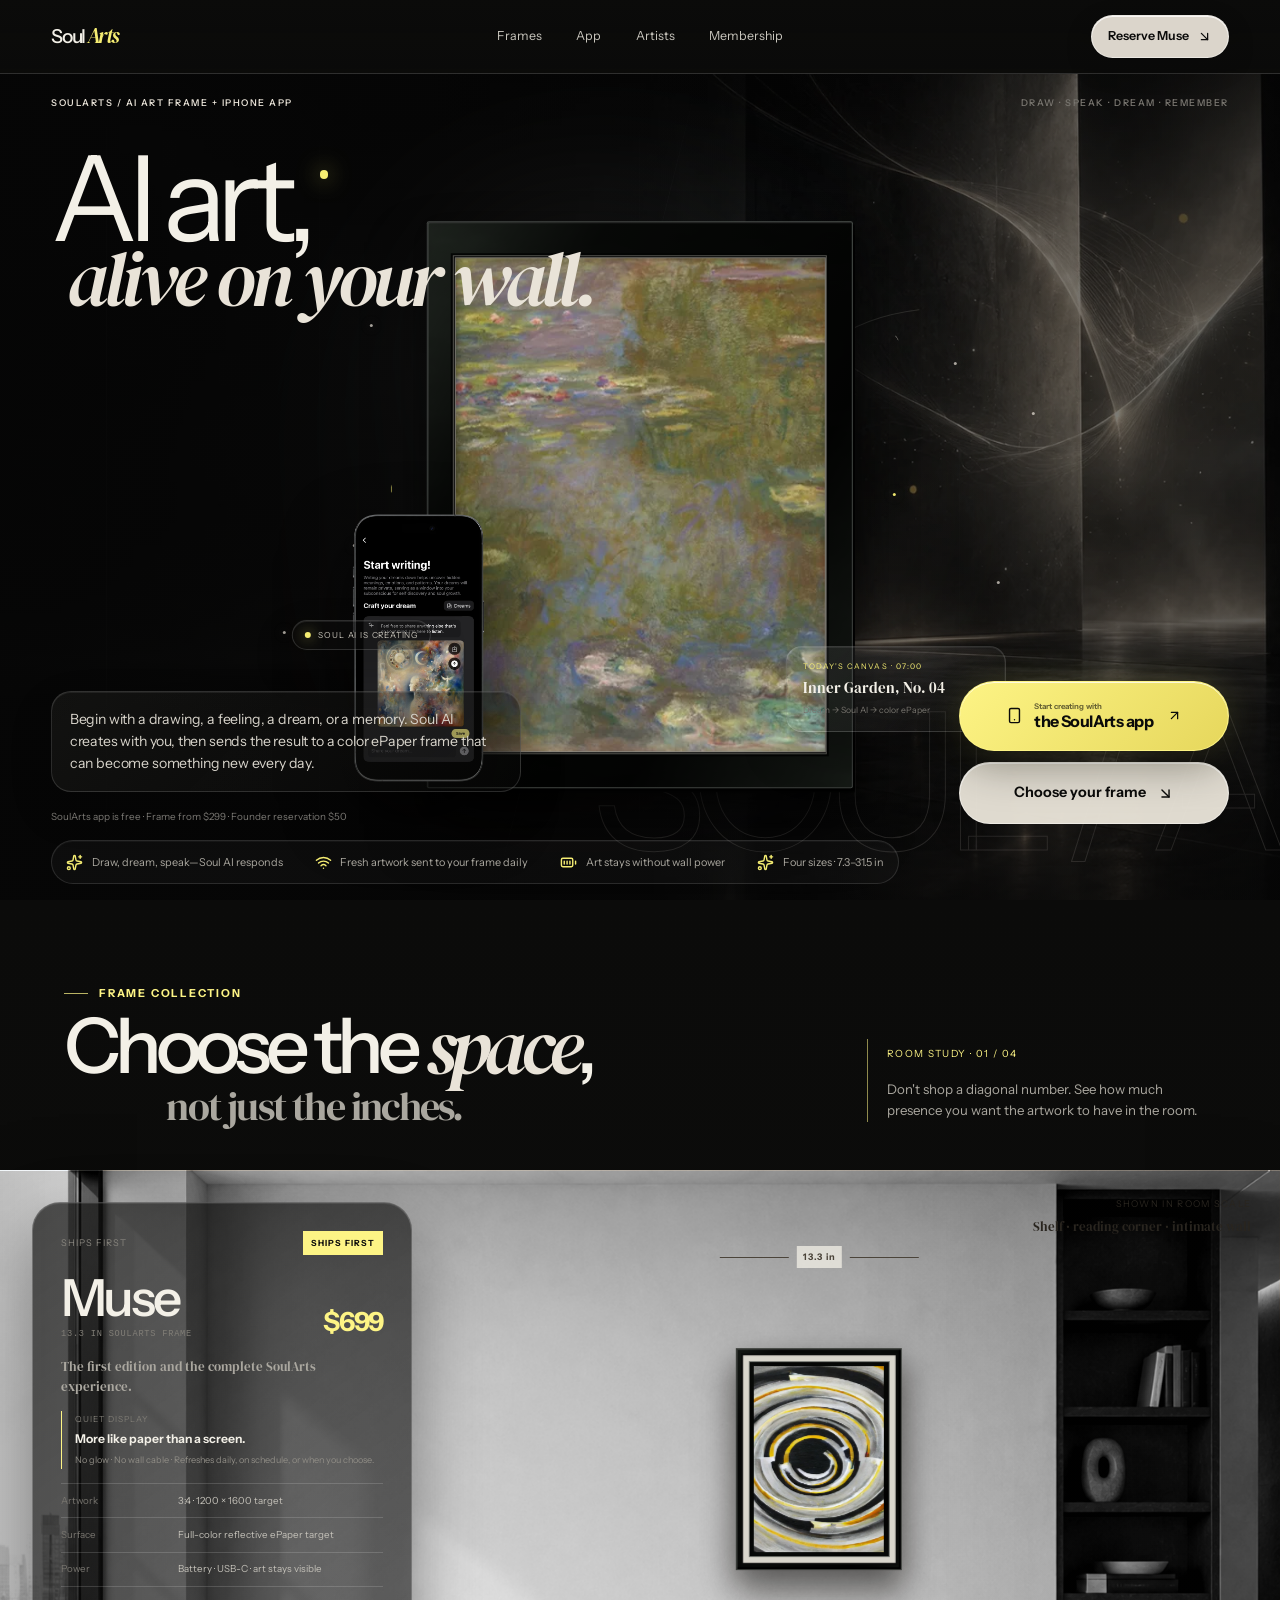
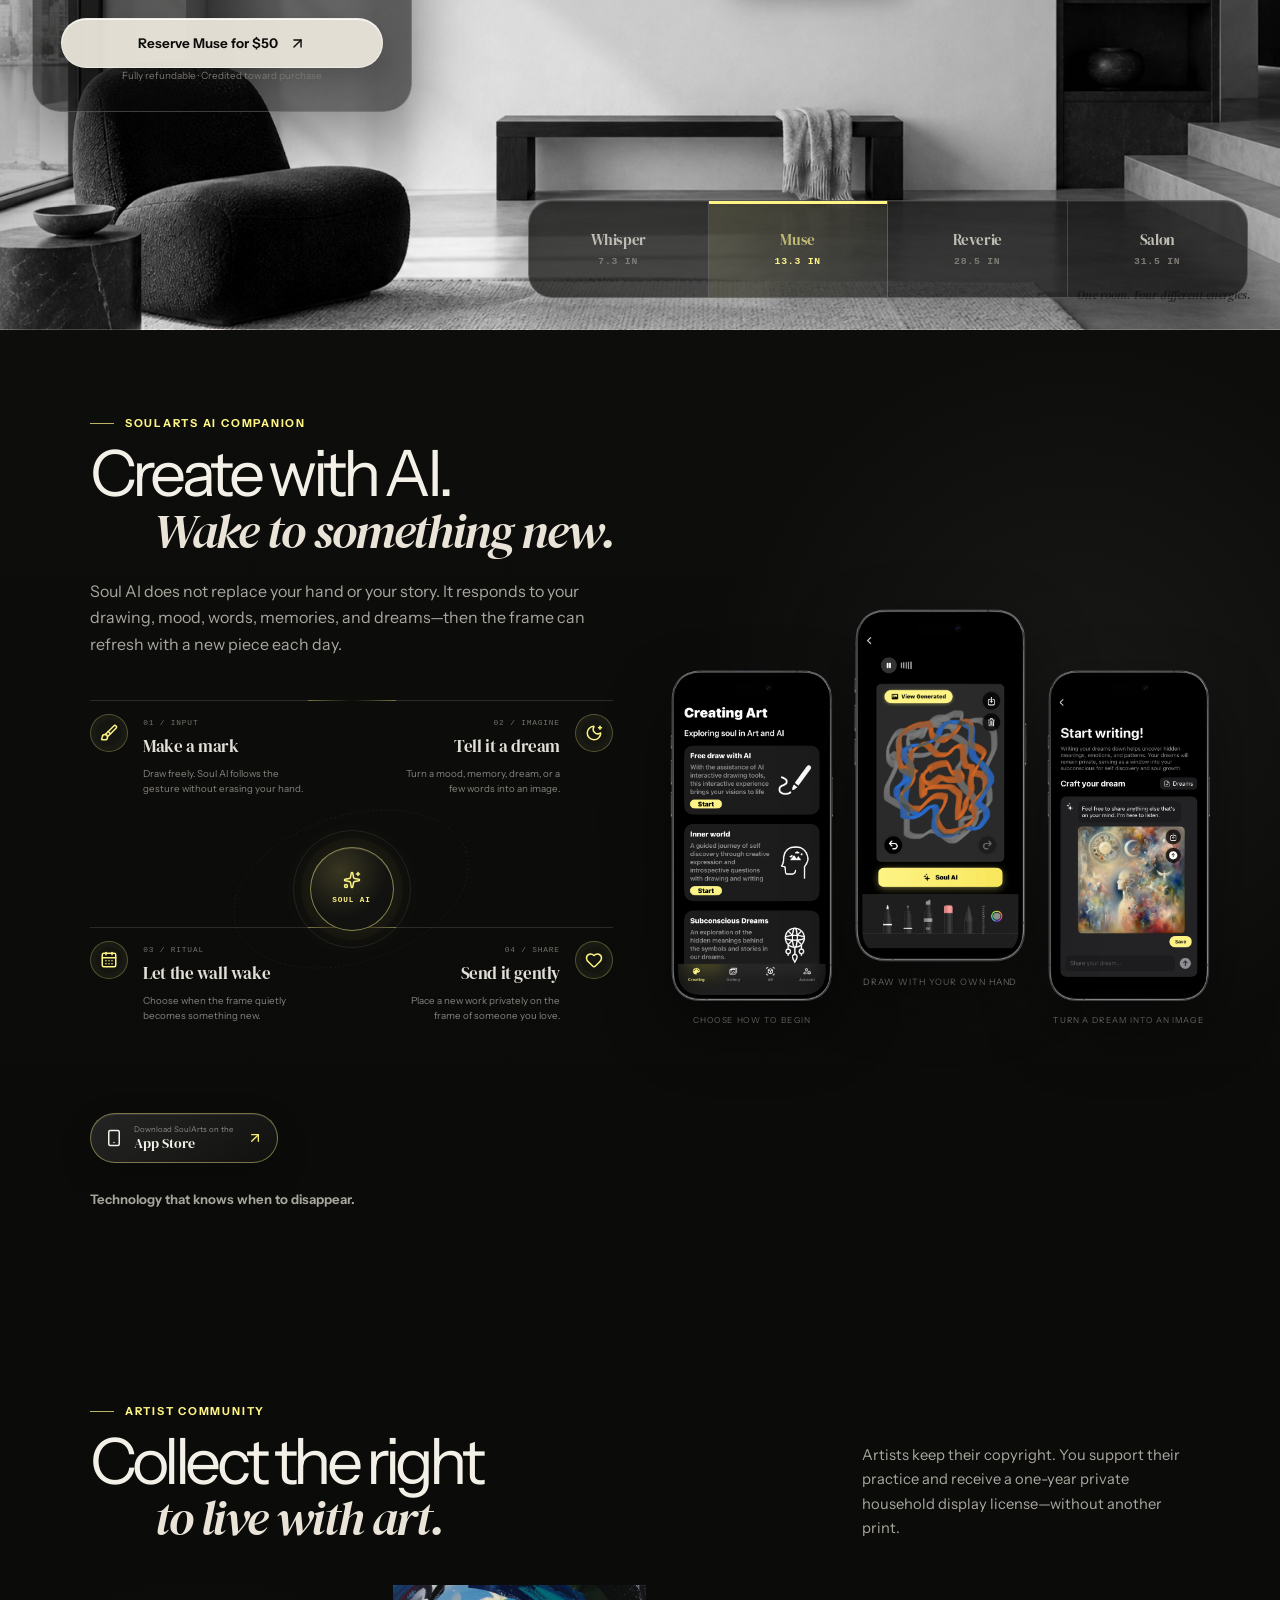
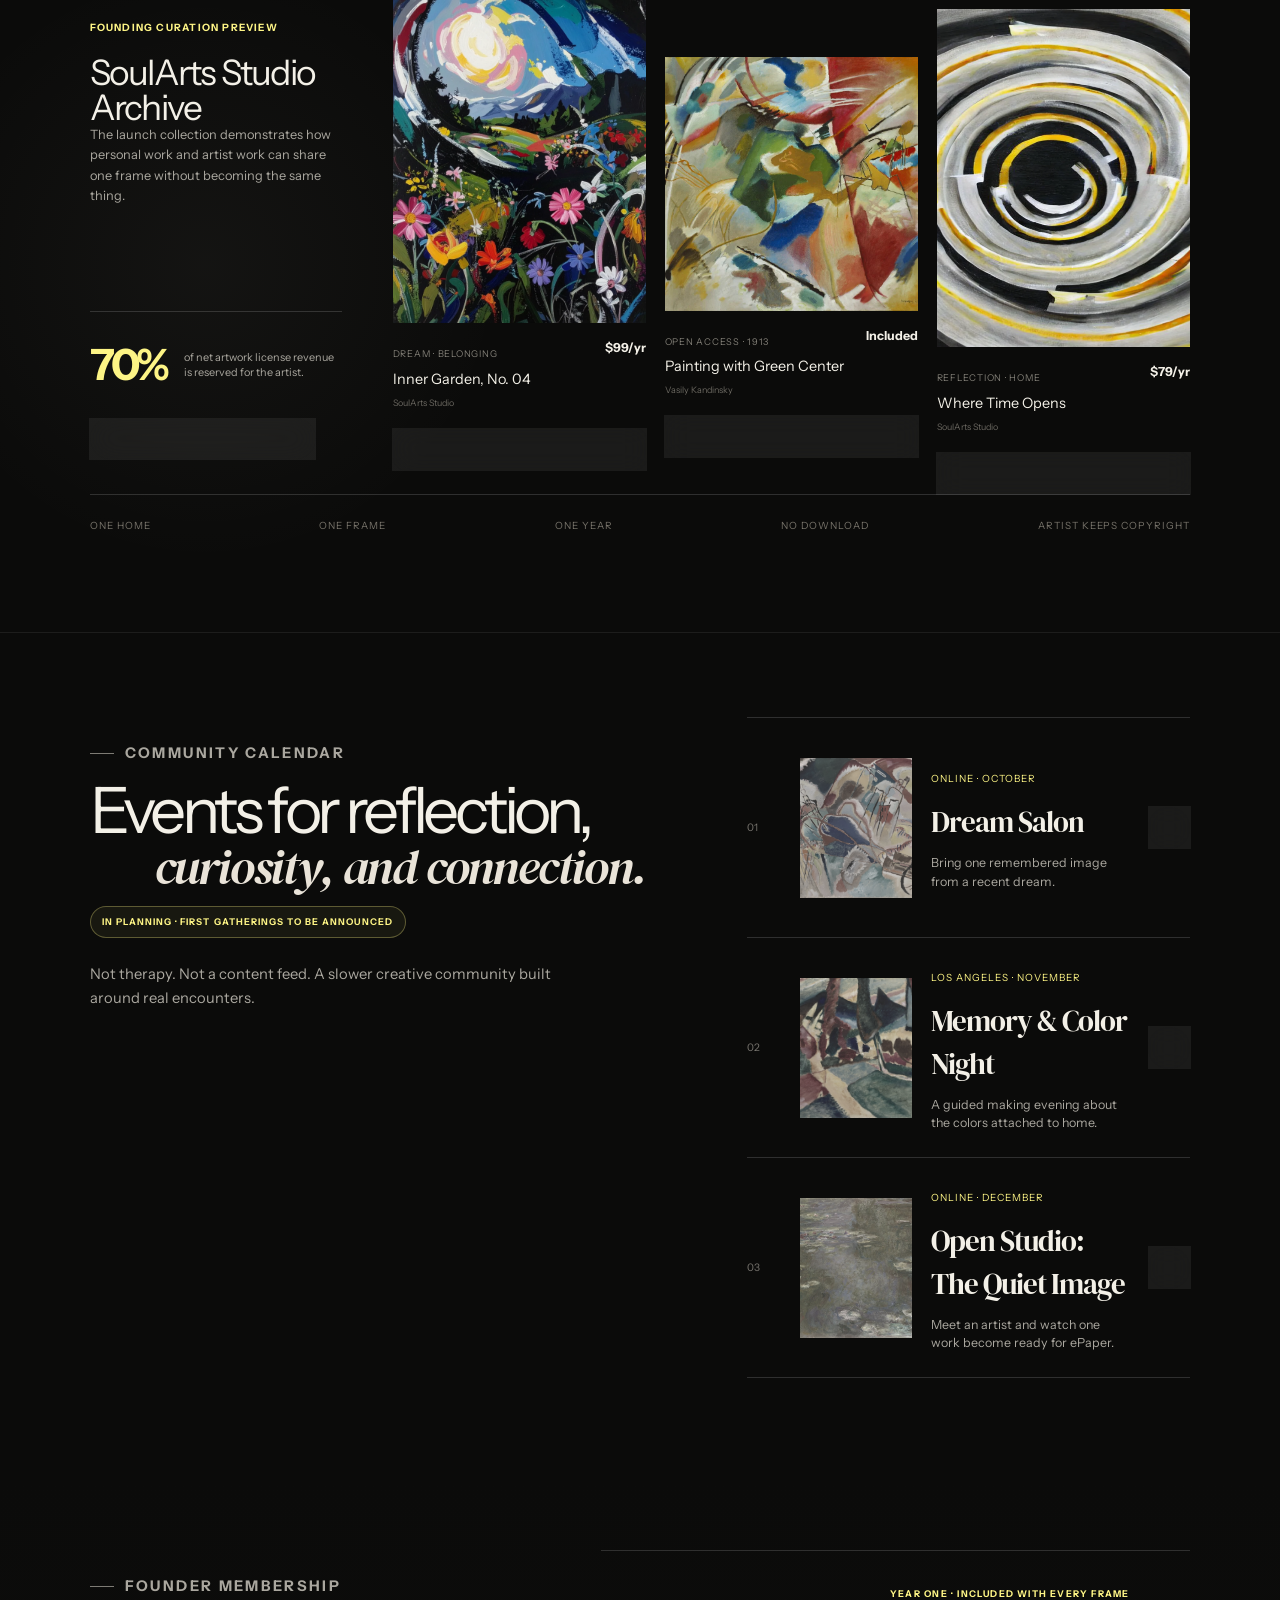
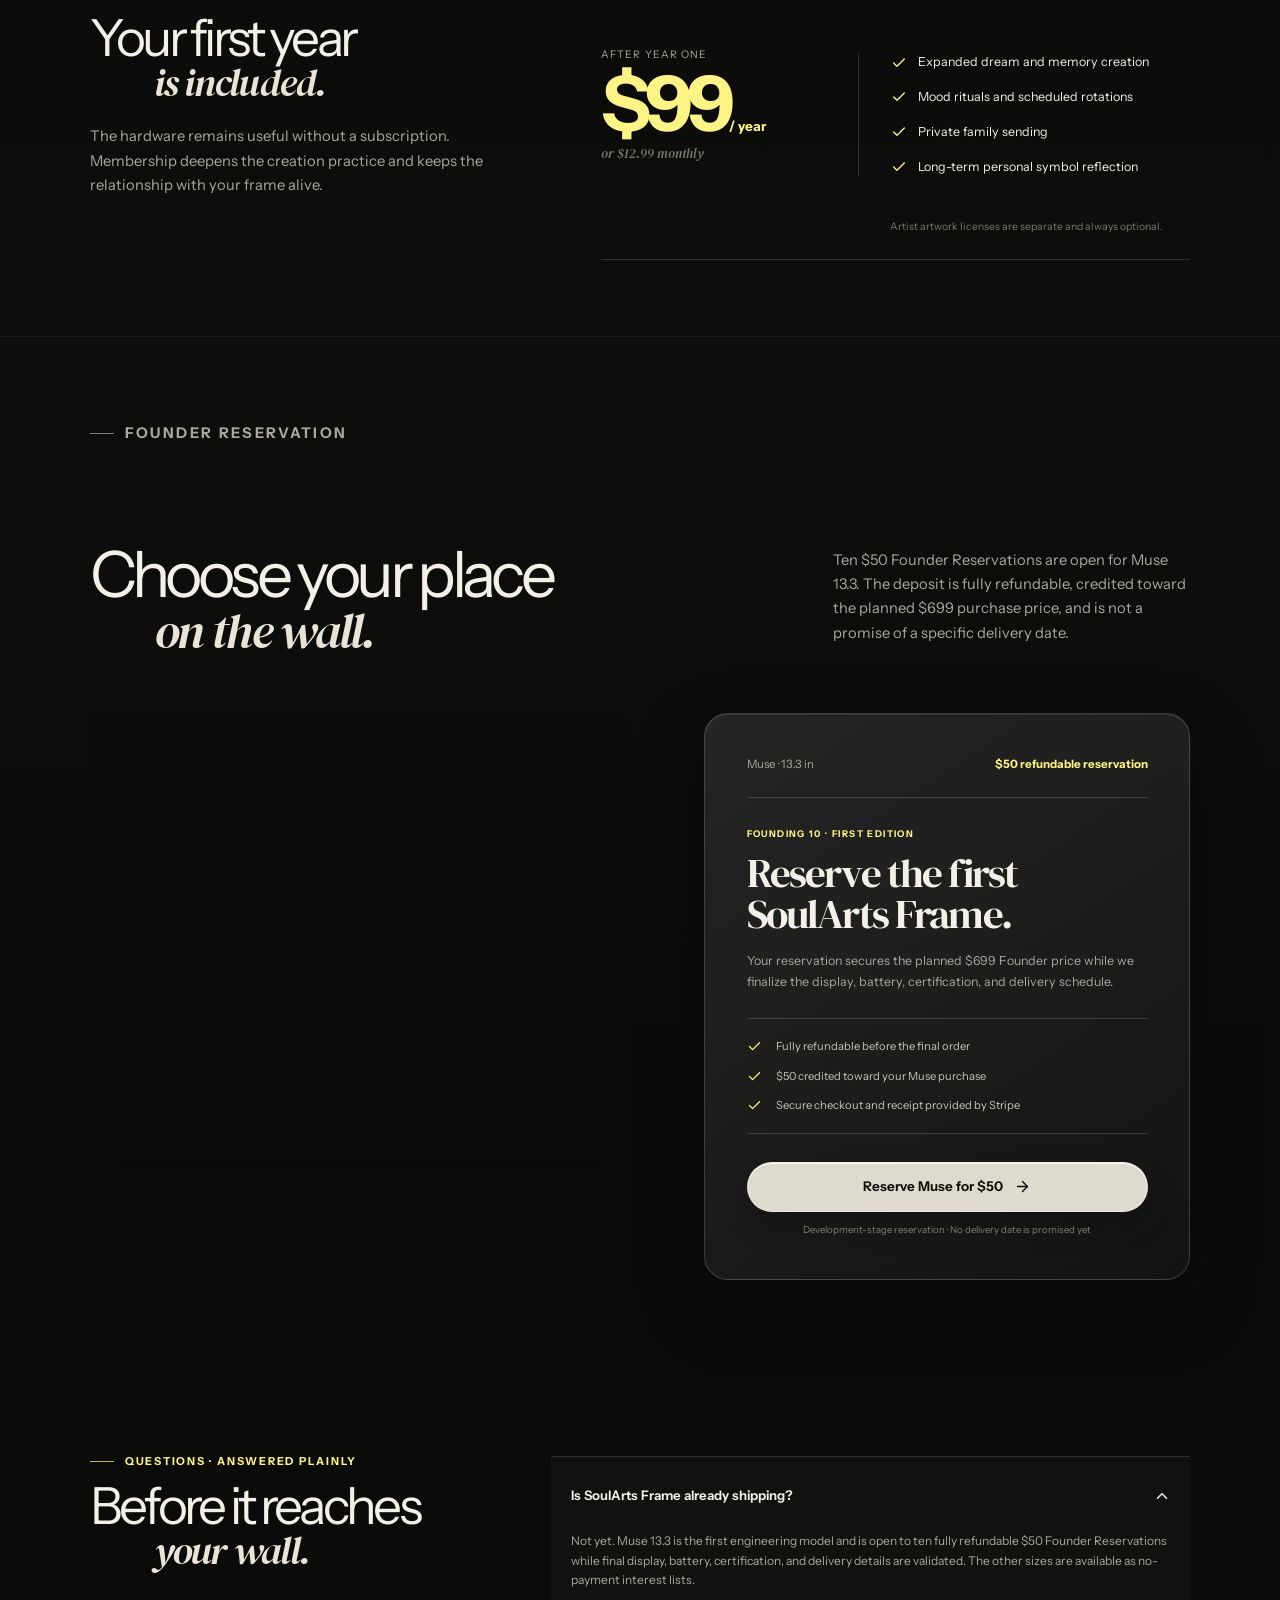
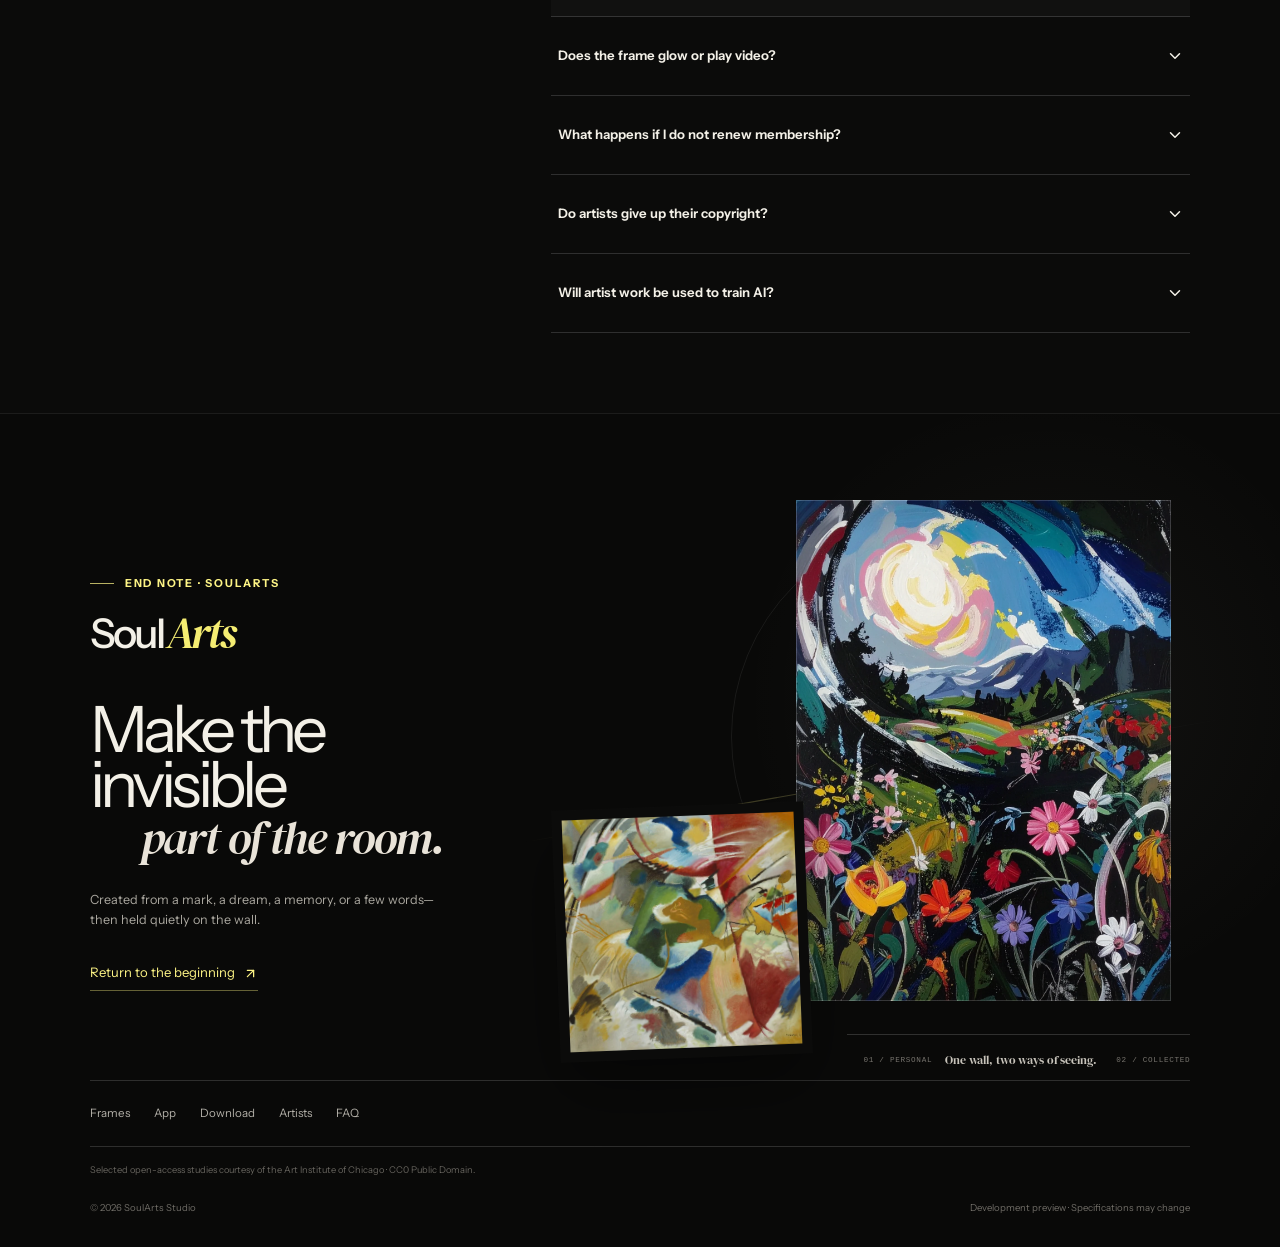
<file: index.html>
<!doctype html>
<html lang="en">
  <head>
    <meta charset="UTF-8" />
    <meta name="viewport" content="width=device-width, initial-scale=1.0" />
    <link rel="preload" as="image" href="./hero-digital-gallery-v2.webp" fetchpriority="high" />
    <link rel="preload" as="image" href="./room-study-modern-white-v3.webp" fetchpriority="high" />
    <link rel="preconnect" href="https://fonts.googleapis.com" />
    <link rel="preconnect" href="https://fonts.gstatic.com" crossorigin />
    <link
      href="https://fonts.googleapis.com/css2?family=DM+Serif+Display:ital@0;1&family=Instrument+Sans:wdth,wght@75..100,300..700&display=swap"
      rel="stylesheet"
    />
    <title>SoulArts AI Frame | New art from your day</title>
    <meta
      name="description"
      content="Create with Soul AI from drawings, feelings, memories, words, and dreams—then wake to new art on a calm color ePaper frame."
    />
    <link rel="canonical" href="https://soulart.site/" />
    <link rel="icon" type="image/svg+xml" href="./favicon.svg" />
    <meta property="og:type" content="website" />
    <meta property="og:url" content="https://soulart.site/" />
    <meta property="og:title" content="SoulArts AI Frame | New art from your day" />
    <meta
      property="og:description"
      content="An interactive AI art app and color ePaper frame that can change with you, every day."
    />
    <meta property="og:image" content="https://soulart.site/og.png" />
    <meta name="twitter:card" content="summary_large_image" />
    <meta name="twitter:title" content="SoulArts AI Frame | New art from your day" />
    <meta
      name="twitter:description"
      content="An interactive AI art app and color ePaper frame that can change with you, every day."
    />
    <meta name="twitter:image" content="https://soulart.site/og.png" />
    <script type="module" crossorigin src="./assets/index-vexAdwdw.js"></script>
    <link rel="stylesheet" crossorigin href="./assets/index-pUBdvc77.css">
  </head>
  <body>
    <div id="root"></div>
  </body>
</html>
</file>
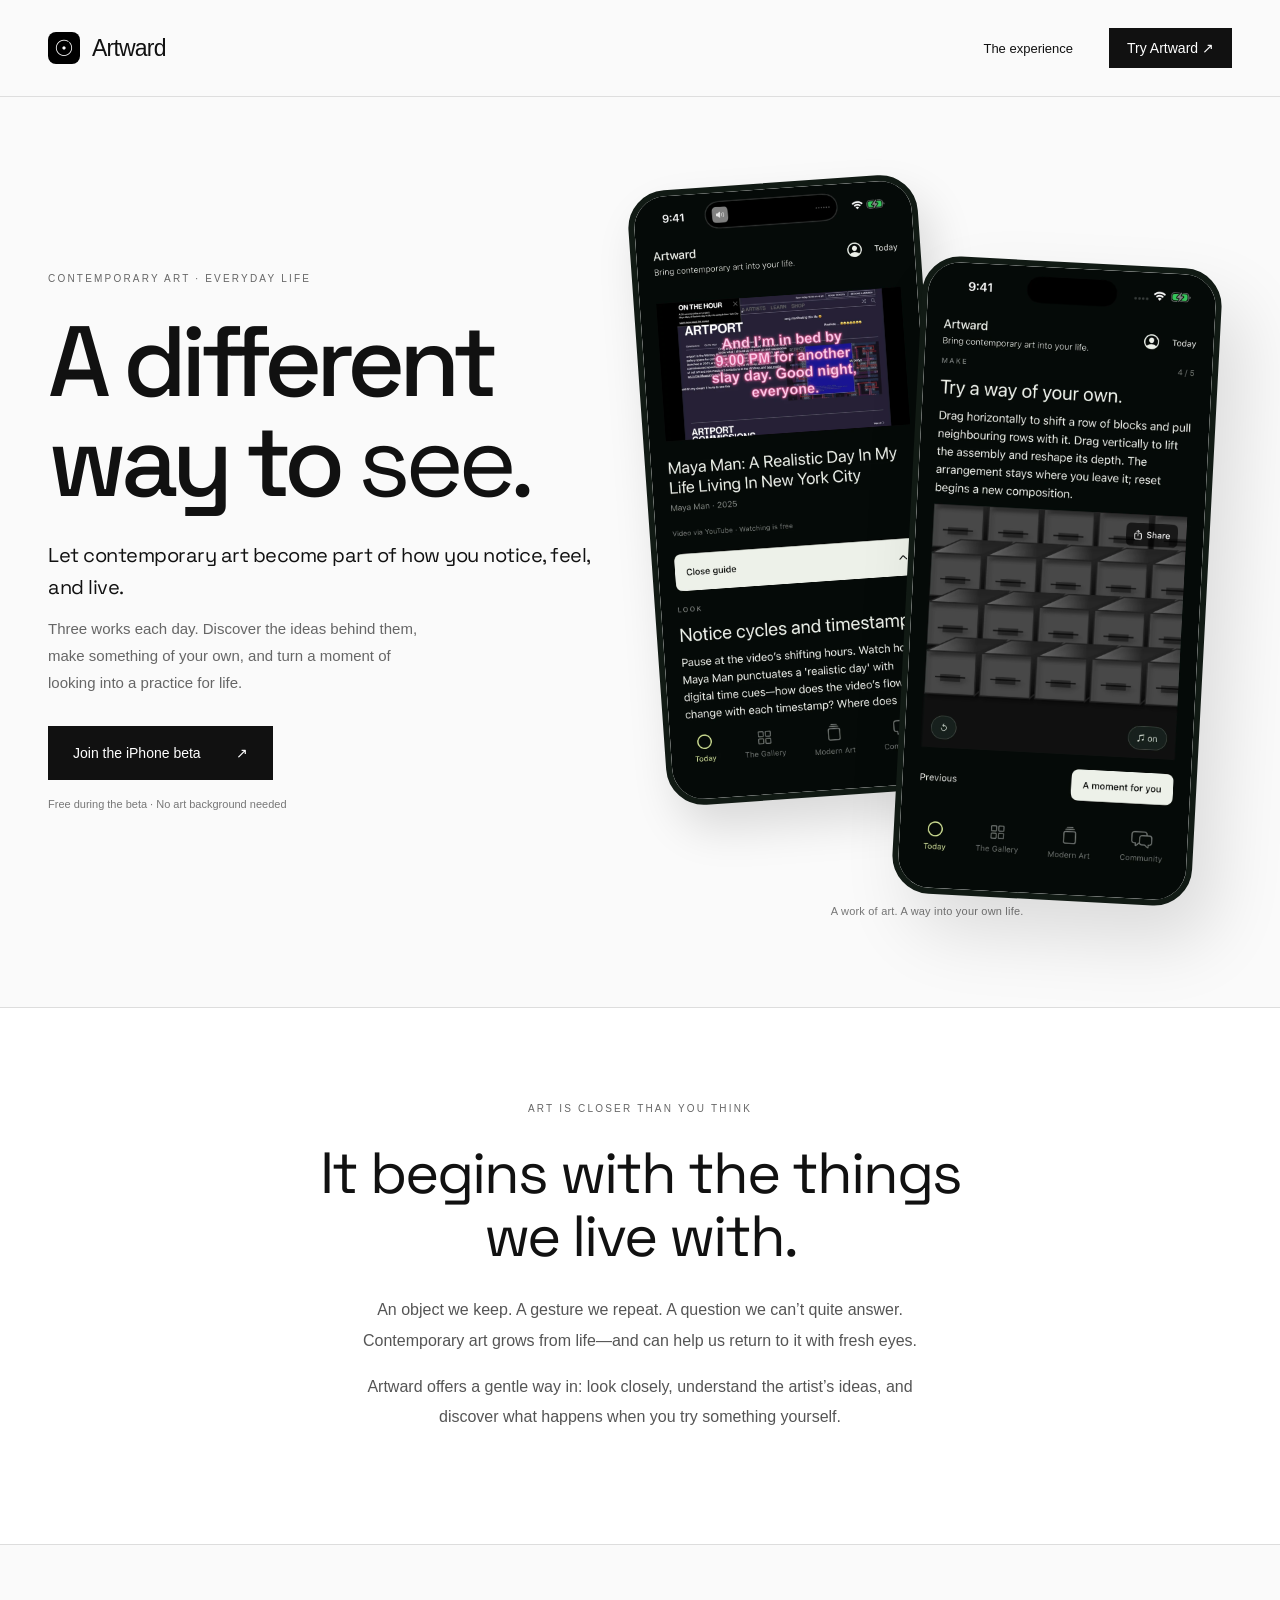
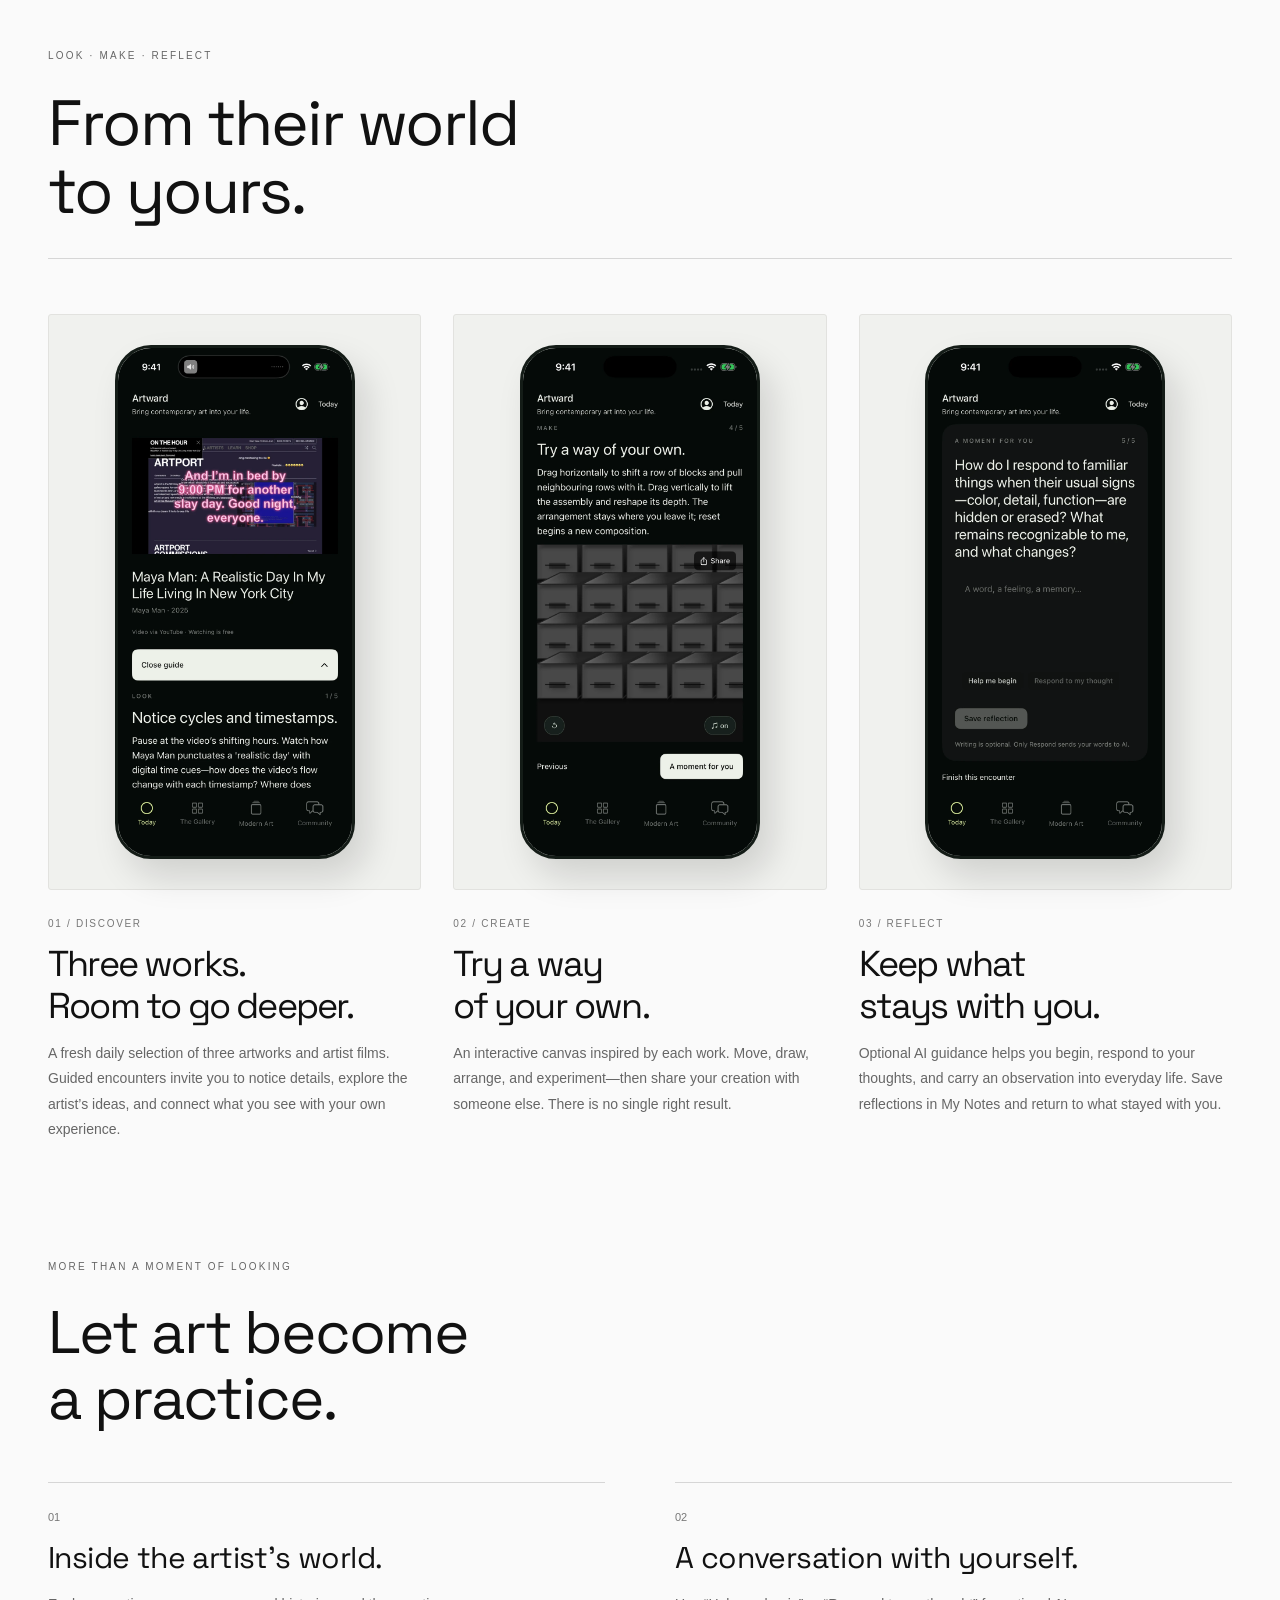
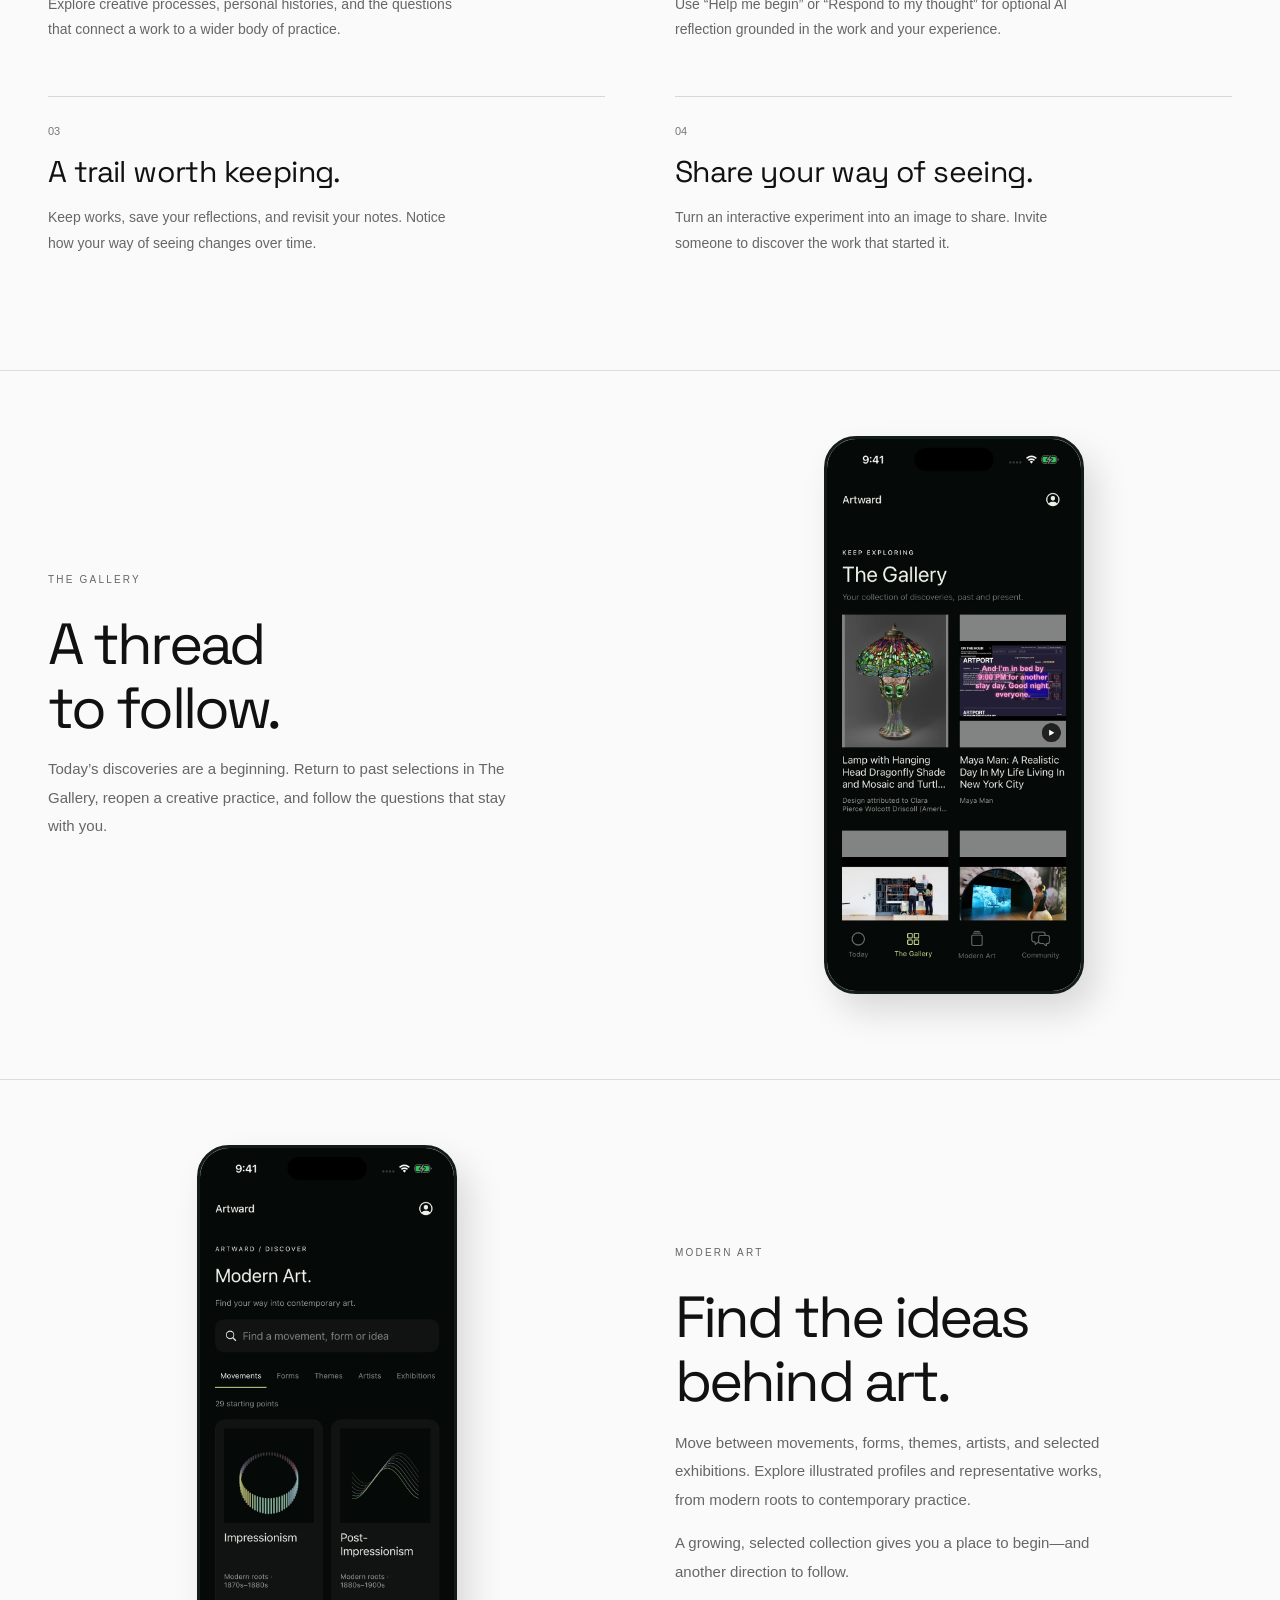
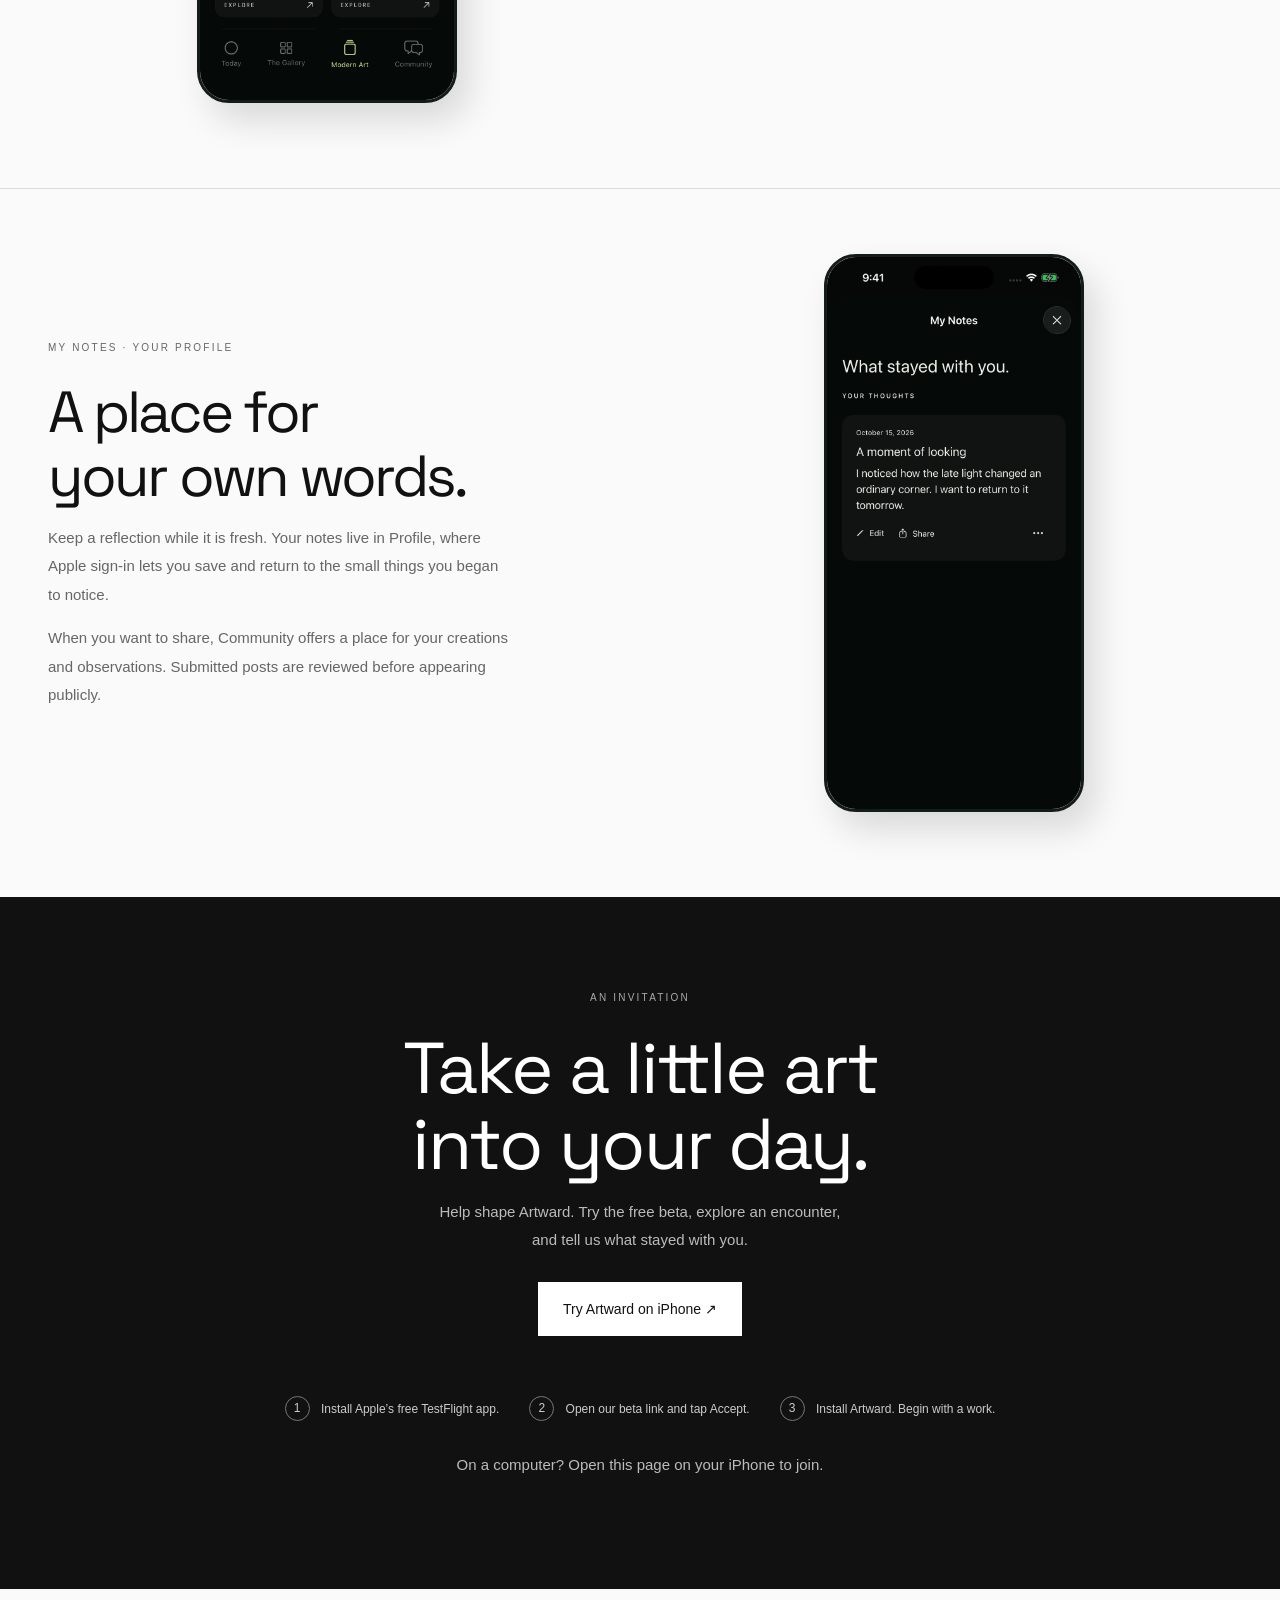
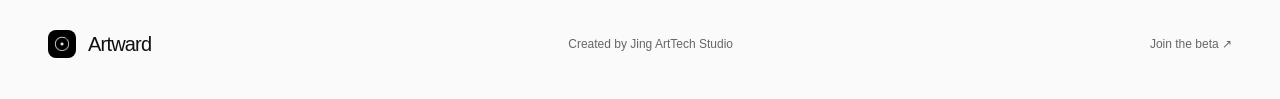
<file: artward/index.html>
<!doctype html><html lang="en"><head><meta charset="utf-8"><meta name="viewport" content="width=device-width,initial-scale=1"><title>Artward — Let contemporary art become part of how you notice, feel, and live.</title><meta name="description" content="Look closer. Try a creative response. Find a new perspective. Artward brings contemporary art into everyday life through guided, interactive experiences."><meta property="og:title" content="Artward — Let contemporary art become part of how you notice, feel, and live."><meta property="og:description" content="Let contemporary art become part of how you notice, feel, and live. Explore, create, and reflect. Join the iPhone beta."><meta property="og:image" content="https://soulart.site/artward/assets/nocturne-cover-pop.jpg"><link rel="canonical" href="https://soulart.site/artward/"><meta property="og:url" content="https://soulart.site/artward/"><meta name="theme-color" content="#fafafa"><link rel="icon" href="assets/logo.png"><link rel="stylesheet" href="styles.css?v=20261015scores2"></head><body><header><a class="brand" href="#"><img src="assets/logo.png" width="32" height="32" alt="">Artward</a><nav><a href="#experience">The experience</a><a class="button small" href="https://api.jingarttech.com/v1/art/install?lang=en">Try Artward ↗</a></nav></header><main><section class="hero"><div class="intro"><p class="eyebrow">CONTEMPORARY ART · EVERYDAY LIFE</p><h1>A different<br>way to <em>see.</em></h1><p class="lede">Let contemporary art become part of how you notice, feel, and live.</p><p class="sub">Three works each day. Discover the ideas behind them, make something of your own, and turn a moment of looking into a practice for life.</p><a class="button" href="https://api.jingarttech.com/v1/art/install?lang=en">Join the iPhone beta <span>↗</span></a><p class="footnote">Free during the beta · No art background needed</p></div><div class="hero-art"><div class="halo"></div><img class="restored-contours" src="assets/nocturne-scores.svg" alt="" aria-hidden="true"><figure class="phone companion"><img src="assets/maya-artwork.webp" alt="Maya Man’s moving-image work inside Artward" width="804" height="1748"></figure><figure class="phone"><img src="assets/black-chord-make.webp" alt="Artward interactive creative practice, shown in an iPhone mockup" width="804" height="1748"></figure><p class="caption">A work of art. A way into your own life.</p></div></section><section class="statement"><p class="eyebrow">ART IS CLOSER THAN YOU THINK</p><h2>It begins with the things<br>we live with.</h2><p>An object we keep. A gesture we repeat. A question we can’t quite answer. Contemporary art grows from life—and can help us return to it with fresh eyes.</p><p>Artward offers a gentle way in: look closely, understand the artist’s ideas, and discover what happens when you try something yourself.</p></section><section id="experience" class="experience"><div class="section-head"><p class="eyebrow">LOOK · MAKE · REFLECT</p><h2>From their world<br>to <em>yours.</em></h2></div><div class="cards"><article><figure class="screen"><img src="assets/maya-artwork.webp" alt="A guided encounter with Maya Man’s A Realistic Day In My Life Living In New York City" width="804" height="1748"></figure><p class="number">01 / DISCOVER</p><h3>Three works.<br>Room to go deeper.</h3><p>A fresh daily selection of three artworks and artist films. Guided encounters invite you to notice details, explore the artist’s ideas, and connect what you see with your own experience.</p></article><article><figure class="screen"><img src="assets/black-chord-make.webp" alt="A creative response to Black Chord: an interactive assembly of dark forms" width="804" height="1748"></figure><p class="number">02 / CREATE</p><h3>Try a way<br>of your own.</h3><p>An interactive canvas inspired by each work. Move, draw, arrange, and experiment—then share your creation with someone else. There is no single right result.</p></article><article><figure class="screen"><img src="assets/black-chord-reflect.webp" alt="An artwork-specific reflection for Black Chord, with optional AI help and Save Reflection" width="804" height="1748"></figure><p class="number">03 / REFLECT</p><h3>Keep what<br>stays with you.</h3><p>Optional AI guidance helps you begin, respond to your thoughts, and carry an observation into everyday life. Save reflections in My Notes and return to what stayed with you.</p></article></div></section><section class="features"><div class="section-head"><p class="eyebrow">MORE THAN A MOMENT OF LOOKING</p><h2>Let art become<br>a <em>practice.</em></h2></div><div class="feature-grid"><article><span>01</span><h3>Inside the artist’s world.</h3><p>Explore creative processes, personal histories, and the questions that connect a work to a wider body of practice.</p></article><article><span>02</span><h3>A conversation with yourself.</h3><p>Use “Help me begin” or “Respond to my thought” for optional AI reflection grounded in the work and your experience.</p></article><article><span>03</span><h3>A trail worth keeping.</h3><p>Keep works, save your reflections, and revisit your notes. Notice how your way of seeing changes over time.</p></article><article><span>04</span><h3>Share your way of seeing.</h3><p>Turn an interactive experiment into an image to share. Invite someone to discover the work that started it.</p></article></div></section><section class="next"><div><p class="eyebrow">THE GALLERY</p><h2>A thread<br>to <em>follow.</em></h2><p>Today’s discoveries are a beginning. Return to past selections in The Gallery, reopen a creative practice, and follow the questions that stay with you.</p></div><figure class="gallery-window"><img src="assets/gallery-nocturne.webp" width="804" height="1748" alt="The Gallery in Artward, with past and present artwork selections"></figure></section>
<section class="next reverse-next"><div><p class="eyebrow">MODERN ART</p><h2>Find the ideas<br><em>behind art.</em></h2><p>Move between movements, forms, themes, artists, and selected exhibitions. Explore illustrated profiles and representative works, from modern roots to contemporary practice.</p><p>A growing, selected collection gives you a place to begin—and another direction to follow.</p></div><figure class="gallery-window"><img src="assets/modern-art-nocturne.webp" width="804" height="1748" alt="Modern Art’s movements with original abstract category illustrations"></figure></section>
<section class="next"><div><p class="eyebrow">MY NOTES · YOUR PROFILE</p><h2>A place for<br><em>your own words.</em></h2><p>Keep a reflection while it is fresh. Your notes live in Profile, where Apple sign-in lets you save and return to the small things you began to notice.</p><p>When you want to share, Community offers a place for your creations and observations. Submitted posts are reviewed before appearing publicly.</p></div><figure class="gallery-window"><img src="assets/notes-nocturne.webp" width="804" height="1748" alt="Private My Notes screen with an illustrative local sample reflection"></figure></section><section class="join" id="join"><p class="eyebrow">AN INVITATION</p><h2>Take a little art<br>into your <em>day.</em></h2><p>Help shape Artward. Try the free beta, explore an encounter,<br class="desktop"> and tell us what stayed with you.</p><a class="button" href="https://api.jingarttech.com/v1/art/install?lang=en">Try Artward on iPhone ↗</a><div class="steps"><p><b>1</b> Install Apple’s free TestFlight app.</p><p><b>2</b> Open our beta link and tap Accept.</p><p><b>3</b> Install Artward. Begin with a work.</p></div><p class="footnote">On a computer? Open this page on your iPhone to join.</p></section></main><footer><a class="brand" href="#"><img src="assets/logo.png" width="28" height="28" alt="">Artward</a><p>Created by Jing ArtTech Studio</p><a href="https://api.jingarttech.com/v1/art/install?lang=en">Join the beta ↗</a></footer></body></html>
</file>
<file: artward/styles.css>
@font-face{font-family:ArtwardGrotesk;src:url('assets/fonts/space-grotesk-regular.ttf') format('truetype');font-style:normal;font-weight:400;font-display:swap}
@font-face{font-family:ArtwardGrotesk;src:url('assets/fonts/space-grotesk-medium.ttf') format('truetype');font-style:normal;font-weight:500;font-display:swap}
*{box-sizing:border-box}html{scroll-behavior:smooth;scroll-padding-top:100px}body{margin:0;background:#fafafa;color:#111111;font-family:-apple-system,BlinkMacSystemFont,'Helvetica Neue',Arial,sans-serif;-webkit-font-smoothing:antialiased}a{color:inherit;text-decoration:none}a:focus-visible{outline:3px solid #555555;outline-offset:6px}header{max-width:1280px;margin:auto;padding:28px 48px;display:flex;align-items:center;justify-content:space-between;border-bottom:1px solid #dedede}.brand{display:flex;align-items:center;gap:12px;font-size:23px;letter-spacing:-.6px;font-weight:500}.brand img{border-radius:50%}nav{display:flex;align-items:center;gap:36px;font-size:13px}.button{display:inline-flex;align-items:center;justify-content:space-between;gap:35px;background:#111111;color:#fff;padding:19px 25px;border-radius:0;font-size:14px;transition:background .2s,transform .2s}.button:hover{background:#333333;transform:translateY(-2px)}.small{padding:12px 18px;gap:16px}.hero{max-width:1280px;margin:auto;display:grid;grid-template-columns:1.05fr 1fr;padding:64px 48px 80px;align-items:center;min-height:790px}.eyebrow{font-size:10px;letter-spacing:2.2px;font-weight:500;margin:0 0 28px;color:#666666}h1,h2,h3{font-family:Georgia,'Times New Roman',serif;font-weight:400;letter-spacing:-3px;margin:0}h1{font-size:clamp(64px,7.8vw,108px);line-height:.98}em{font-weight:400;color:#111111}.lede{font-size:20px;line-height:1.6;margin:28px 0 12px}.sub{color:#666666;max-width:390px;line-height:1.8;font-size:15px;margin:0 0 30px}.footnote{font-size:11px;color:#777777;margin-top:18px}.hero-art{position:relative;display:flex;align-items:center;flex-direction:column}.halo{position:absolute;inset:12% -4% 0;border:1px solid #d8d8d8;border-radius:50%;background:transparent;transform:rotate(-15deg)}figure{margin:0}.phone{width:268px;position:relative;border:7px solid #111111;border-radius:40px;overflow:hidden;box-shadow:22px 35px 70px #00000020;transform:rotate(5deg);background:#ffffff}.phone img{display:block;width:100%;height:auto}.caption{margin-top:35px;font-size:11px;color:#777777;position:relative;letter-spacing:.2px}.statement{padding:95px 28px;text-align:center;background:#f0f0f0;border-top:1px solid #dddddd;border-bottom:1px solid #dddddd}.statement h2{font-size:58px;line-height:1.08;letter-spacing:-2px;margin-bottom:28px}.statement p:not(.eyebrow){max-width:580px;margin:16px auto;font-size:16px;line-height:1.9;color:#555555}.experience{max-width:1280px;margin:auto;padding:105px 48px}.section-head h2{font-size:64px;line-height:1.07;letter-spacing:-2px}.cards{display:grid;grid-template-columns:repeat(3,1fr);gap:48px;margin-top:55px}.screen{background:#f1f1f1;padding:24px 34px 0;overflow:hidden;height:470px}.screen img{width:100%;display:block;border:5px solid #151515;border-radius:30px 30px 0 0;box-shadow:0 12px 30px #0001}.number{font-size:10px;letter-spacing:1.7px;color:#777777;margin:28px 0 15px}h3{font-size:36px;letter-spacing:-1px;line-height:1.15}.cards article>p:last-child{color:#666666;line-height:1.8;font-size:14px;max-width:310px}.join{background:#111111;color:#ffffff;padding:95px 24px;text-align:center}.join .eyebrow{color:#aaaaaa}.join h2{font-size:72px;line-height:1.05;letter-spacing:-2px}.join em{color:#ffffff}.join>p:not(.eyebrow){font-size:15px;line-height:1.9;color:#bbbbbb}.join .button{margin-top:12px;background:#ffffff;color:#111111}.steps{display:flex;justify-content:center;gap:30px;margin:48px auto 0;max-width:900px;font-size:12px;text-align:left;color:#cccccc}.steps b{display:inline-flex;width:25px;height:25px;border:1px solid #777777;border-radius:50%;align-items:center;justify-content:center;margin-right:8px;font-weight:400}footer{max-width:1280px;margin:auto;padding:36px 48px;display:flex;align-items:center;justify-content:space-between;font-size:12px;color:#666666}footer .brand{font-size:20px;color:#111111}@media(max-width:800px){header{padding:20px 22px}nav{gap:16px}nav>a:first-child{display:none}.hero{padding:52px 25px 55px;grid-template-columns:1fr;gap:48px;min-height:auto}.intro{max-width:510px}h1{font-size:74px}.hero-art{padding:0 0 8px}.phone{width:240px;transform:rotate(3deg)}.hero .eyebrow{font-size:9px;letter-spacing:1.7px}.lede{font-size:18px}.statement{padding:65px 24px}.statement h2{font-size:43px}.statement p:not(.eyebrow){font-size:14px}.experience{padding:66px 24px}.section-head h2{font-size:48px}.cards{grid-template-columns:1fr;gap:36px;margin-top:38px}.cards article{max-width:440px;margin:auto;width:100%}.screen{height:440px;padding:25px 55px 0}.cards article>p:last-child{max-width:none}.join{padding:65px 24px}.join h2{font-size:53px}.steps{display:block;max-width:320px;margin-top:30px}.steps p{margin:18px 0}footer{padding:30px 24px;gap:24px;flex-wrap:wrap}footer p{width:100%;order:3;margin:0}.desktop{display:none}}@media(prefers-reduced-motion:reduce){html{scroll-behavior:auto}.button{transition:none}.button:hover{transform:none}}
@media(max-width:800px){h1{font-size:clamp(54px,17vw,74px)}.hero-art{min-width:0}.halo{left:0;right:0}}
.screen{height:auto;padding:25px 0}.screen img{width:200px;max-width:80%;height:auto;margin:auto;border-radius:28px}.cards{align-items:start}@media(max-width:800px){.screen{height:auto;padding:25px 0}.screen img{width:240px}}

/* Monochrome editorial treatment; artwork screenshots keep their original colors. */
.statement{background:#fff}.experience .section-head{padding-bottom:32px;border-bottom:1px solid #d6d6d6}.screen{background:#f3f3f3;border-top:1px solid #d6d6d6}.hero-art .halo{inset:17% 0 10%;border-radius:50%}.join .button:hover{background:#e5e5e5}.eyebrow,.number{font-weight:400}.brand{letter-spacing:-.8px}.join em{font-style:italic}@media(max-width:800px){.hero-art .halo{inset:12% 2% 8%}}

/* October 2026: real app screens, composed as editorial product mockups. */
.brand img{border-radius:8px}.hero-art{min-height:610px;justify-content:center;isolation:isolate}.hero-art .phone:not(.companion){width:245px;align-self:flex-end;transform:rotate(6deg);z-index:2;margin-right:12px}.phone.companion{position:absolute;width:225px;left:0;top:10px;transform:rotate(-8deg);border:0;border-radius:34px;height:455px;box-shadow:10px 24px 45px #0002;z-index:1}.companion img{position:absolute;top:-31px;width:100%;height:auto}.caption{align-self:center;margin-top:40px}.hero-art .halo{inset:15% -2% 8%;border-color:#ccc}.phone:not(.companion){border:6px solid #151515;border-radius:34px}.screen{padding:30px 0;background:linear-gradient(145deg,#ececea,#fafaf8);border:1px solid #e2e2df;border-radius:3px}.screen img{width:220px;max-width:78%;border:5px solid #1a1a1a;border-radius:30px;box-shadow:12px 18px 35px #0002}.simulator-screen{position:relative;height:545px}.simulator-screen img{position:absolute;top:-1px;left:50%;transform:translateX(-50%);width:240px;max-width:84%;border:0;border-radius:0;clip-path:inset(7% 0 0);box-shadow:none}.features{max-width:1280px;margin:auto;padding:0 48px 100px}.features h2{font-size:60px;line-height:1.1;letter-spacing:-2px}.feature-grid{display:grid;grid-template-columns:repeat(2,1fr);gap:40px 70px;margin-top:50px}.feature-grid article{border-top:1px solid #d6d6d6;padding-top:24px}.feature-grid span{font-size:11px;color:#777}.feature-grid h3{font-size:30px;letter-spacing:-.6px;margin:16px 0}.feature-grid p{max-width:420px;font-size:14px;line-height:1.8;color:#666}.cards{gap:32px}.cards article>p:last-child{max-width:none}
@media(max-width:800px){.hero-art{min-height:550px;max-width:410px;width:100%;margin:auto}.hero-art .phone:not(.companion){width:215px;margin-right:5px}.phone.companion{width:195px;height:395px;left:5px;top:16px}.companion img{top:-27px}.features{padding:0 24px 65px}.features h2{font-size:45px}.feature-grid{grid-template-columns:1fr;gap:26px;margin-top:35px}.feature-grid h3{font-size:28px}.simulator-screen{height:545px}.screen img{width:230px}.simulator-screen img{width:250px}.hero{overflow:hidden}}
/* Larger, grouped hero mockups with a clear foreground/background hierarchy. */
.hero{grid-template-columns:1fr 1.12fr;gap:30px;padding-top:60px;padding-bottom:70px;min-height:850px}
.hero-art{min-height:680px;display:block;position:relative}
.hero-art .phone:not(.companion){position:absolute;width:280px;right:0;top:72px;margin:0;transform:rotate(3deg);z-index:2}
.phone.companion{width:270px;height:547px;left:12px;top:5px;transform:rotate(-4deg);z-index:1}
.companion img{top:-37px}
.hero-art .halo{inset:15% -3% 8%;transform:rotate(-10deg)}
.hero-art .caption{position:absolute;bottom:0;left:0;right:0;text-align:center;margin:0}
@media(min-width:1100px){.hero-art .phone:not(.companion){right:10px}.phone.companion{left:0}}
@media(min-width:801px) and (max-width:1099px){.hero{gap:14px;padding-left:32px;padding-right:32px}.hero-art{min-height:590px}.hero-art .phone:not(.companion){width:235px;top:70px}.phone.companion{width:225px;height:456px;left:0}.companion img{top:-31px}h1{font-size:clamp(64px,7.8vw,90px)}}
@media(max-width:800px){.hero{grid-template-columns:1fr;gap:40px;padding:48px 24px 50px;min-height:0}.hero-art{min-height:585px;max-width:430px;margin:auto}.hero-art .phone:not(.companion){width:235px;right:0;top:58px;transform:rotate(3deg)}.phone.companion{width:225px;height:456px;left:0;top:0;transform:rotate(-4deg)}.companion img{top:-31px}.hero-art .caption{bottom:0;font-size:10px}.hero-art .halo{inset:12% 0 10%}}
@media(max-width:370px){.hero-art{min-height:530px}.hero-art .phone:not(.companion){width:210px}.phone.companion{width:200px;height:405px}.companion img{top:-28px}}
@media(min-width:1100px){.hero{min-height:910px}.hero-art{min-height:740px}.hero-art .phone:not(.companion){width:300px;right:25px;top:85px}.phone.companion{width:290px;height:588px;left:25px;top:5px}.companion img{top:-40px}}

.restored-contours{position:absolute;inset:0;width:100%;height:100%;object-fit:contain;opacity:.3;z-index:-1}.next{max-width:1280px;margin:auto;padding:65px 48px 85px;display:grid;grid-template-columns:1fr 1fr;gap:70px;align-items:center;border-top:1px solid #ddd}.next h2{font-size:58px;line-height:1.1}.next p:not(.eyebrow){font-size:15px;color:#666;line-height:1.9;max-width:460px}.gallery-window{width:260px;max-width:100%;margin:auto;height:auto;overflow:visible}.gallery-window img{display:block;width:100%;height:auto;border:5px solid #151515;border-radius:32px}.quiet-note{font-size:12px!important}@media(max-width:800px){.next{grid-template-columns:1fr;gap:35px;padding:50px 24px}.next h2{font-size:44px}}

/* Current full-screen captures; preserve the two-phone hero and three stories. */
.hero-art .phone.companion{height:auto;border:6px solid #151515;border-radius:38px;overflow:hidden}
.hero-art .companion img{position:static;top:auto;width:100%;height:auto}
.hero-art .phone:not(.companion){border-radius:38px}
.restored-contours{opacity:.42;filter:none}
.screen{height:auto;display:flex;align-items:center;justify-content:center;padding:30px 16px;overflow:visible;background:#f0f1ee}
.screen img{width:240px;max-width:90%;height:auto;border-radius:36px;position:static;transform:none;clip-path:none}
.next .gallery-window{width:260px}
.next.reverse-next>div{grid-column:2;grid-row:1}
.next.reverse-next>figure{grid-column:1;grid-row:1}
@media(max-width:800px){.hero-art{min-height:620px}.hero-art .phone.companion{height:auto}.next.reverse-next>div,.next.reverse-next>figure{grid-column:auto;grid-row:auto}.screen{height:auto}.screen img{width:260px}}
@media(max-width:370px){.hero-art{min-height:550px}}

/* Cover typography and current selected encounters. */
h1,h2,h3{font-family:ArtwardGrotesk,-apple-system,BlinkMacSystemFont,"Helvetica Neue",Arial,sans-serif;font-weight:400;letter-spacing:-.05em}
em,.join em{font-style:normal}
.hero h1{font-weight:500;letter-spacing:-.06em;line-height:1}
.lede{font-family:ArtwardGrotesk,-apple-system,BlinkMacSystemFont,"Helvetica Neue",Arial,sans-serif;letter-spacing:-.025em}
.phone,.phone:not(.companion),.hero-art .phone.companion{border-color:#111a14}
.screen img,.gallery-window img{border:3px solid #141c17;box-shadow:12px 18px 35px #0002}

/* The score field replaces the old pale oval around the hero phones. */
.hero-art .halo{display:none}
</file>
